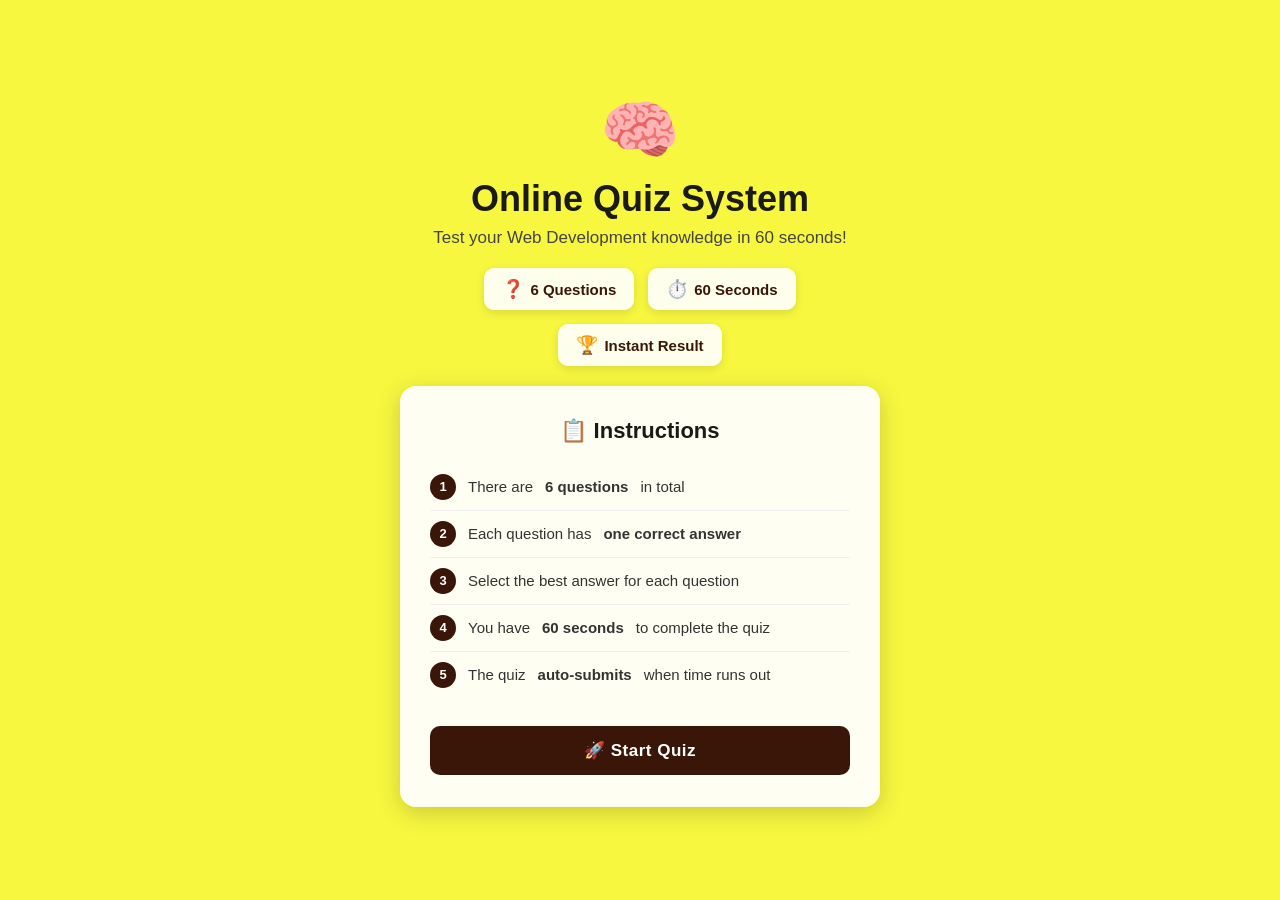
<file: index.html>
<!DOCTYPE html>
<html lang="en">
<head>
    <meta charset="UTF-8">
    <meta name="viewport" content="width=device-width, initial-scale=1.0">
    <title>Online Quiz</title>
    <style>
        * {
            margin: 0;
            padding: 0;
            box-sizing: border-box;
        }

        body {
            background-color: #f7f740;
            font-family: Arial, Helvetica, sans-serif;
            min-height: 100vh;
            display: flex;
            align-items: center;
            justify-content: center;
        }

        .home-wrapper {
            width: 100%;
            max-width: 520px;
            padding: 30px 20px;
            display: flex;
            flex-direction: column;
            align-items: center;
            gap: 20px;
        }

        .hero {
            text-align: center;
        }

        .hero-icon {
            font-size: 64px;
            margin-bottom: 10px;
            animation: bounce 1.5s infinite;
        }

        @keyframes bounce {
            0%, 100% { transform: translateY(0); }
            50%      { transform: translateY(-8px); }
        }

        .hero h1 {
            font-size: 36px;
            color: #1a1a1a;
            font-weight: bold;
            margin-bottom: 8px;
        }

        .hero-sub {
            font-size: 17px;
            color: #444;
        }

        .info-bar {
            display: flex;
            gap: 14px;
            justify-content: center;
            flex-wrap: wrap;
        }

        .info-item {
            background: rgba(255, 255, 255, 0.9);
            border-radius: 10px;
            padding: 10px 18px;
            font-size: 15px;
            font-weight: bold;
            color: #3a1608;
            box-shadow: 0 3px 10px rgba(0,0,0,0.12);
            display: flex;
            align-items: center;
            gap: 6px;
        }

        .info-icon {
            font-size: 18px;
        }

        .instructions-card {
            background: rgba(255, 255, 255, 0.93);
            width: 100%;
            border-radius: 16px;
            padding: 32px 30px;
            box-shadow: 0 6px 24px rgba(0, 0, 0, 0.18);
        }

        .instructions-card h2 {
            font-size: 22px;
            color: #1a1a1a;
            margin-bottom: 20px;
            text-align: center;
        }

        .instructions-card ul {
            list-style: none;
            padding: 0;
            margin-bottom: 28px;
        }

        .instructions-card li {
            display: flex;
            align-items: center;
            gap: 12px;
            font-size: 15px;
            color: #333;
            padding: 10px 0;
            border-bottom: 1px solid #f0f0f0;
            line-height: 1.5;
        }

        .instructions-card li:last-child {
            border-bottom: none;
        }

        .bullet {
            background: #3a1608;
            color: white;
            font-size: 13px;
            font-weight: bold;
            width: 26px;
            height: 26px;
            border-radius: 50%;
            display: flex;
            align-items: center;
            justify-content: center;
            flex-shrink: 0;
        }

        .btn-start {
            display: block;
            text-align: center;
            padding: 14px;
            background: #3a1608;
            color: white;
            font-size: 17px;
            font-weight: bold;
            text-decoration: none;
            border-radius: 10px;
            transition: background 0.25s, transform 0.15s;
            letter-spacing: 0.5px;
        }

        .btn-start:hover {
            background: #6b2c10;
            transform: translateY(-2px);
        }

        .btn-start:active {
            transform: translateY(0);
        }
    </style>
</head>
<body>

    <div class="home-wrapper">

        <!-- Hero Section -->
        <div class="hero">
            <div class="hero-icon">🧠</div>
            <h1>Online Quiz System</h1>
            <p class="hero-sub">Test your Web Development knowledge in 60 seconds!</p>
        </div>

        <!-- Info Bar -->
        <div class="info-bar">
            <div class="info-item">
                <span class="info-icon">❓</span>
                <span>6 Questions</span>
            </div>
            <div class="info-item">
                <span class="info-icon">⏱️</span>
                <span>60 Seconds</span>
            </div>
            <div class="info-item">
                <span class="info-icon">🏆</span>
                <span>Instant Result</span>
            </div>
        </div>

        <!-- Instructions Card -->
        <div class="instructions-card">
            <h2>📋 Instructions</h2>
            <ul>
                <li><span class="bullet">1</span> There are <strong>6 questions</strong> in total</li>
                <li><span class="bullet">2</span> Each question has <strong>one correct answer</strong></li>
                <li><span class="bullet">3</span> Select the best answer for each question</li>
                <li><span class="bullet">4</span> You have <strong>60 seconds</strong> to complete the quiz</li>
                <li><span class="bullet">5</span> The quiz <strong>auto-submits</strong> when time runs out</li>
            </ul>

            <a href="{{ url_for('quiz') }}" class="btn-start">🚀 Start Quiz</a>
        </div>

    </div>

</body>
</html>
</file>
